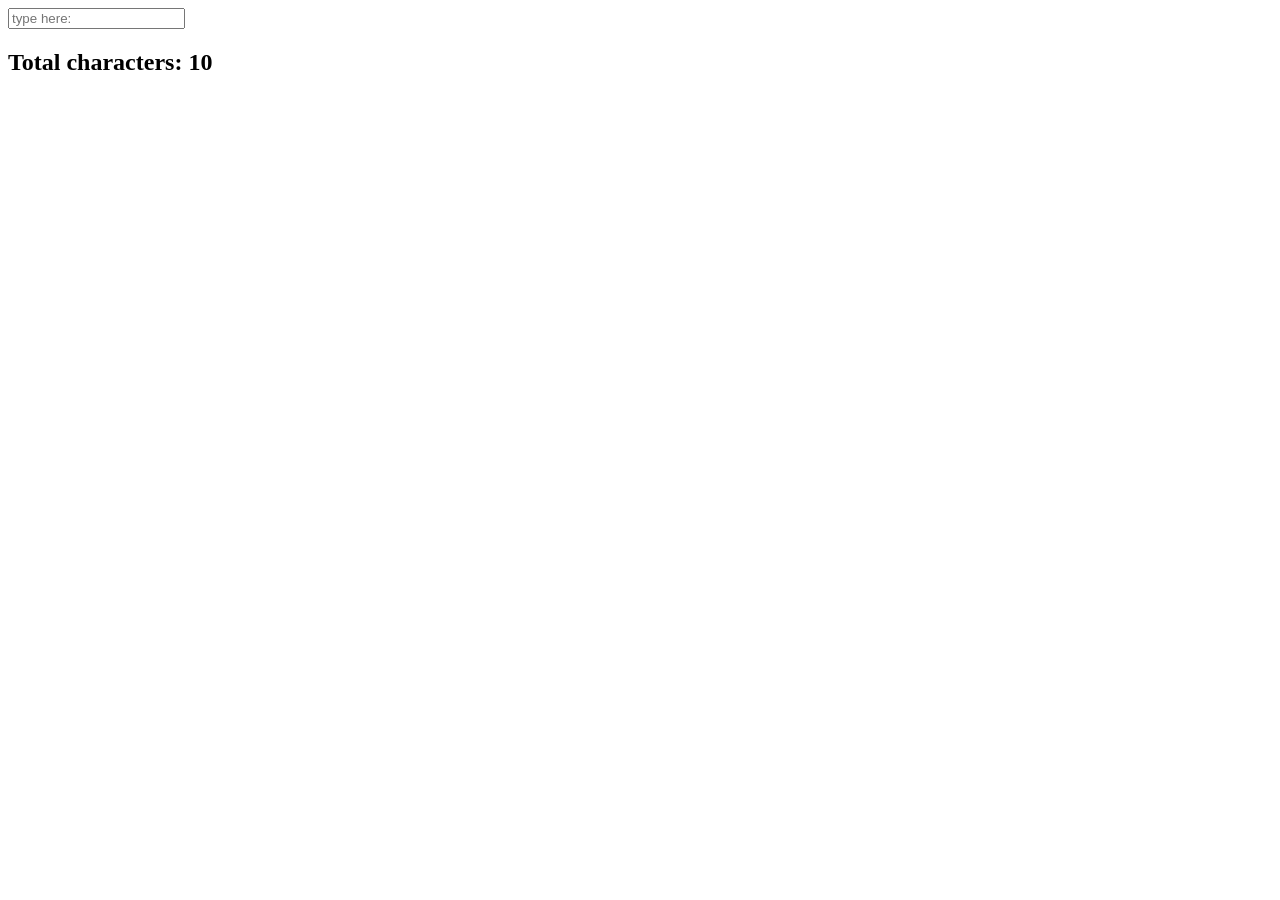
<file: character counter/index.html>
<!DOCTYPE html>
<html lang="en">
<head>
    <meta charset="UTF-8">
    <meta name="viewport" content="width=device-width, initial-scale=1.0">
    <title>Document</title>
</head>
<body>
    <input type="text" placeholder="type here:">
    <h2>Total characters: <span>10</span></h2>

    <script src="script.js"></script>
</body>
</html>
</file>
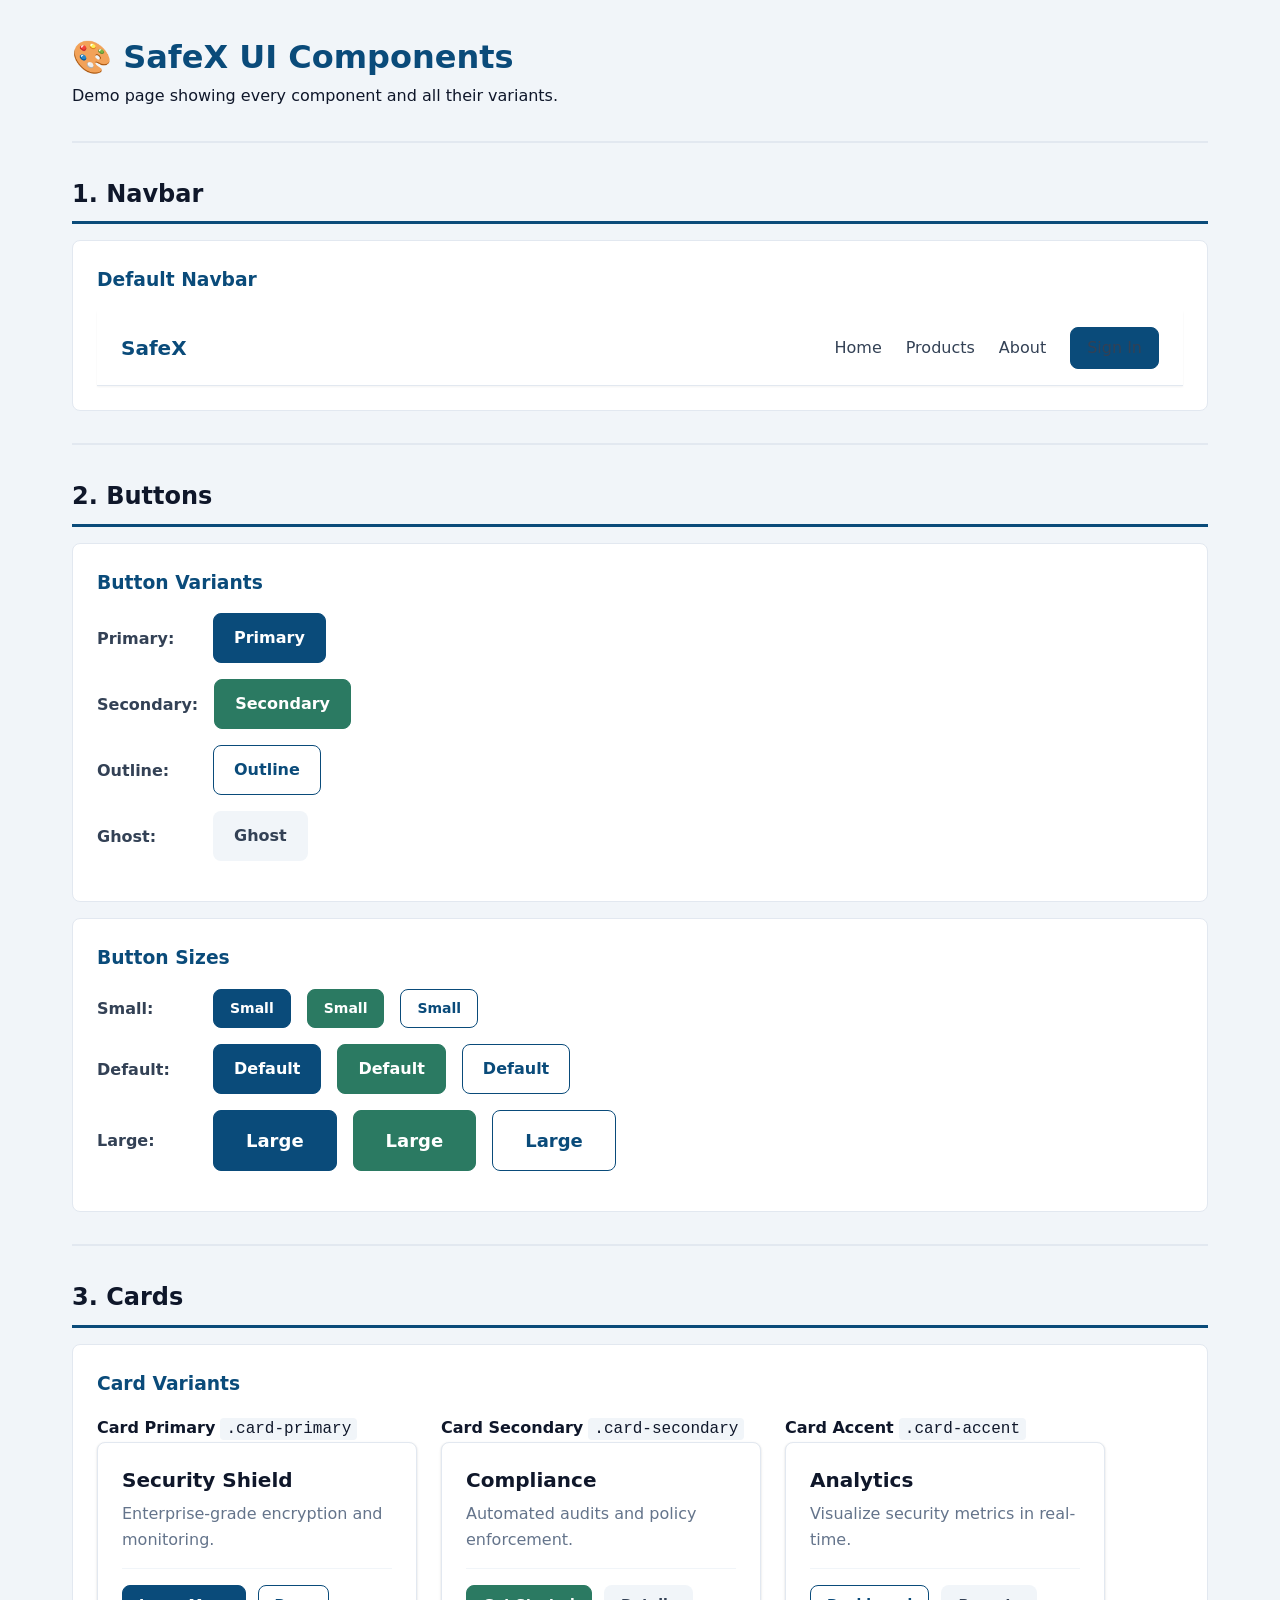
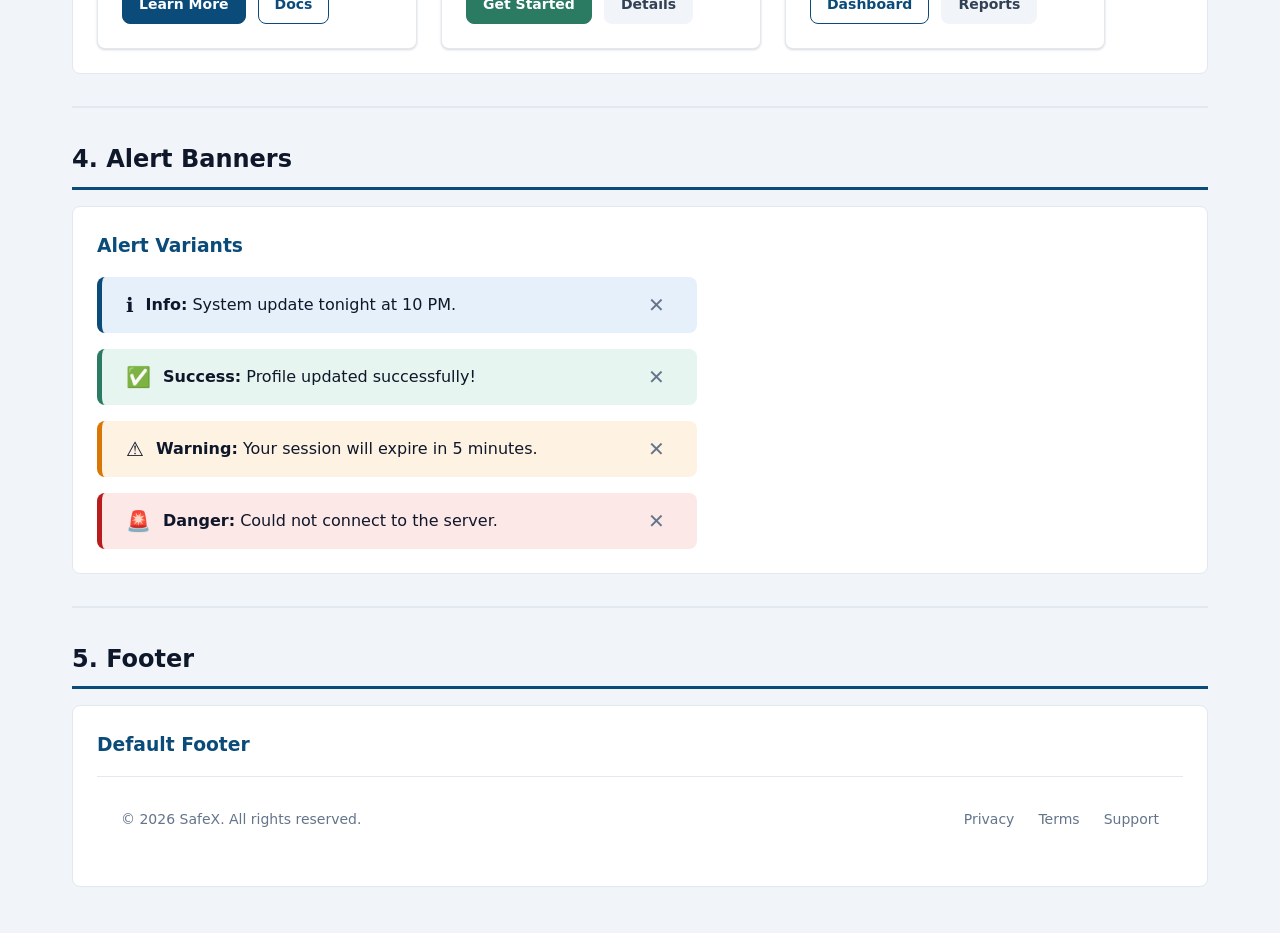
<file: css_components/index.html>
<!doctype html>
<html lang="en">
  <head>
    <meta charset="UTF-8" />
    <meta name="viewport" content="width=device-width, initial-scale=1.0" />
    <title>SafeX UI Components</title>
    <link rel="stylesheet" href="safx-components.css" />

    <style>
      /* Demo page styles only (not part of component library) */
      body {
        max-width: 1200px;
        margin: 0 auto;
        padding: 2rem;
        font-family: var(--sx-font-family);
        background: var(--sx-gray-100);
      }

      .component-demo {
        background: var(--sx-white);
        border-radius: var(--sx-radius);
        padding: var(--sx-space-6);
        margin: var(--sx-space-4) 0;
        border: 1px solid var(--sx-gray-200);
      }

      .component-demo h3 {
        margin-bottom: var(--sx-space-4);
        color: var(--sx-blue);
      }

      .demo-row {
        display: flex;
        flex-wrap: wrap;
        gap: var(--sx-space-4);
        align-items: center;
        margin-bottom: var(--sx-space-4);
      }

      .demo-row label {
        font-weight: var(--sx-font-semibold);
        min-width: 100px;
        color: var(--sx-gray-700);
      }

      hr {
        margin: var(--sx-space-8) 0;
        border: none;
        border-top: 2px solid var(--sx-gray-200);
      }

      h1 {
        color: var(--sx-blue);
      }

      h2 {
        color: var(--sx-gray-900);
        border-bottom: 3px solid var(--sx-blue);
        padding-bottom: var(--sx-space-2);
        margin-top: var(--sx-space-8);
      }

      .card-group {
        display: flex;
        flex-wrap: wrap;
        gap: var(--sx-space-6);
      }

      .alert + .alert {
        margin-top: var(--sx-space-4);
      }
    </style>
  </head>
  <body>
    <h1>🎨 SafeX UI Components</h1>
    <p>Demo page showing every component and all their variants.</p>

    <hr />

    <!-- ============================================================
         COMPONENT 1: NAVBAR
         ============================================================ -->
    <h2>1. Navbar</h2>

    <div class="component-demo">
      <h3>Default Navbar</h3>
      <nav class="navbar">
        <a href="#" class="navbar-brand">SafeX</a>
        <div class="navbar-links">
          <a href="#">Home</a>
          <a href="#">Products</a>
          <a href="#">About</a>
          <a href="#" class="btn btn-primary btn-sm">Sign In</a>
        </div>
      </nav>
    </div>

    <hr />

    <!-- ============================================================
         COMPONENT 2: BUTTONS - ALL VARIANTS
         ============================================================ -->
    <h2>2. Buttons</h2>

    <div class="component-demo">
      <h3>Button Variants</h3>

      <div class="demo-row">
        <label>Primary:</label>
        <button class="btn btn-primary">Primary</button>
      </div>

      <div class="demo-row">
        <label>Secondary:</label>
        <button class="btn btn-secondary">Secondary</button>
      </div>

      <div class="demo-row">
        <label>Outline:</label>
        <button class="btn btn-outline">Outline</button>
      </div>

      <div class="demo-row">
        <label>Ghost:</label>
        <button class="btn btn-ghost">Ghost</button>
      </div>
    </div>

    <div class="component-demo">
      <h3>Button Sizes</h3>

      <div class="demo-row">
        <label>Small:</label>
        <button class="btn btn-primary btn-sm">Small</button>
        <button class="btn btn-secondary btn-sm">Small</button>
        <button class="btn btn-outline btn-sm">Small</button>
      </div>

      <div class="demo-row">
        <label>Default:</label>
        <button class="btn btn-primary">Default</button>
        <button class="btn btn-secondary">Default</button>
        <button class="btn btn-outline">Default</button>
      </div>

      <div class="demo-row">
        <label>Large:</label>
        <button class="btn btn-primary btn-lg">Large</button>
        <button class="btn btn-secondary btn-lg">Large</button>
        <button class="btn btn-outline btn-lg">Large</button>
      </div>
    </div>

    <hr />

    <!-- ============================================================
         COMPONENT 3: CARDS - ALL VARIANTS
         ============================================================ -->
    <h2>3. Cards</h2>

    <div class="component-demo">
      <h3>Card Variants</h3>

      <div class="card-group">
        <!-- Card 1: Primary -->
        <div>
          <p>
            <strong>Card Primary</strong>
            <code
              style="
                background: var(--sx-gray-100);
                padding: 2px 6px;
                border-radius: 4px;
              "
              >.card-primary</code
            >
          </p>
          <div class="card card-primary">
            <div class="card-title">Security Shield</div>
            <div class="card-text">
              Enterprise-grade encryption and monitoring.
            </div>
            <div class="card-footer">
              <button class="btn btn-primary btn-sm">Learn More</button>
              <button class="btn btn-outline btn-sm">Docs</button>
            </div>
          </div>
        </div>

        <!-- Card 2: Secondary -->
        <div>
          <p>
            <strong>Card Secondary</strong>
            <code
              style="
                background: var(--sx-gray-100);
                padding: 2px 6px;
                border-radius: 4px;
              "
              >.card-secondary</code
            >
          </p>
          <div class="card card-secondary">
            <div class="card-title">Compliance</div>
            <div class="card-text">
              Automated audits and policy enforcement.
            </div>
            <div class="card-footer">
              <button class="btn btn-secondary btn-sm">Get Started</button>
              <button class="btn btn-ghost btn-sm">Details</button>
            </div>
          </div>
        </div>

        <!-- Card 3: Accent -->
        <div>
          <p>
            <strong>Card Accent</strong>
            <code
              style="
                background: var(--sx-gray-100);
                padding: 2px 6px;
                border-radius: 4px;
              "
              >.card-accent</code
            >
          </p>
          <div class="card card-accent">
            <div class="card-title">Analytics</div>
            <div class="card-text">
              Visualize security metrics in real-time.
            </div>
            <div class="card-footer">
              <button class="btn btn-outline btn-sm">Dashboard</button>
              <button class="btn btn-ghost btn-sm">Reports</button>
            </div>
          </div>
        </div>
      </div>
    </div>

    <hr />

    <!-- ============================================================
         COMPONENT 4: ALERT BANNERS - ALL VARIANTS
         ============================================================ -->
    <h2>4. Alert Banners</h2>

    <div class="component-demo">
      <h3>Alert Variants</h3>

      <!-- Info Alert -->
      <div class="alert">
        <span class="alert-icon">ℹ️</span>
        <span class="alert-message"
          ><strong>Info:</strong> System update tonight at 10 PM.</span
        >
        <button class="alert-dismiss">✕</button>
      </div>

      <!-- Success Alert -->
      <div class="alert alert-success">
        <span class="alert-icon">✅</span>
        <span class="alert-message"
          ><strong>Success:</strong> Profile updated successfully!</span
        >
        <button class="alert-dismiss">✕</button>
      </div>

      <!-- Warning Alert -->
      <div class="alert alert-warning">
        <span class="alert-icon">⚠️</span>
        <span class="alert-message"
          ><strong>Warning:</strong> Your session will expire in 5
          minutes.</span
        >
        <button class="alert-dismiss">✕</button>
      </div>

      <!-- Danger Alert -->
      <div class="alert alert-danger">
        <span class="alert-icon">🚨</span>
        <span class="alert-message"
          ><strong>Danger:</strong> Could not connect to the server.</span
        >
        <button class="alert-dismiss">✕</button>
      </div>
    </div>

    <hr />

    <!-- ============================================================
         COMPONENT 5: FOOTER
         ============================================================ -->
    <h2>5. Footer</h2>

    <div class="component-demo">
      <h3>Default Footer</h3>
      <footer class="footer">
        <div class="footer-inner">
          <span>© 2026 SafeX. All rights reserved.</span>
          <div class="footer-links">
            <a href="#">Privacy</a>
            <a href="#">Terms</a>
            <a href="#">Support</a>
          </div>
        </div>
      </footer>
    </div>
  </body>
</html>
</file>
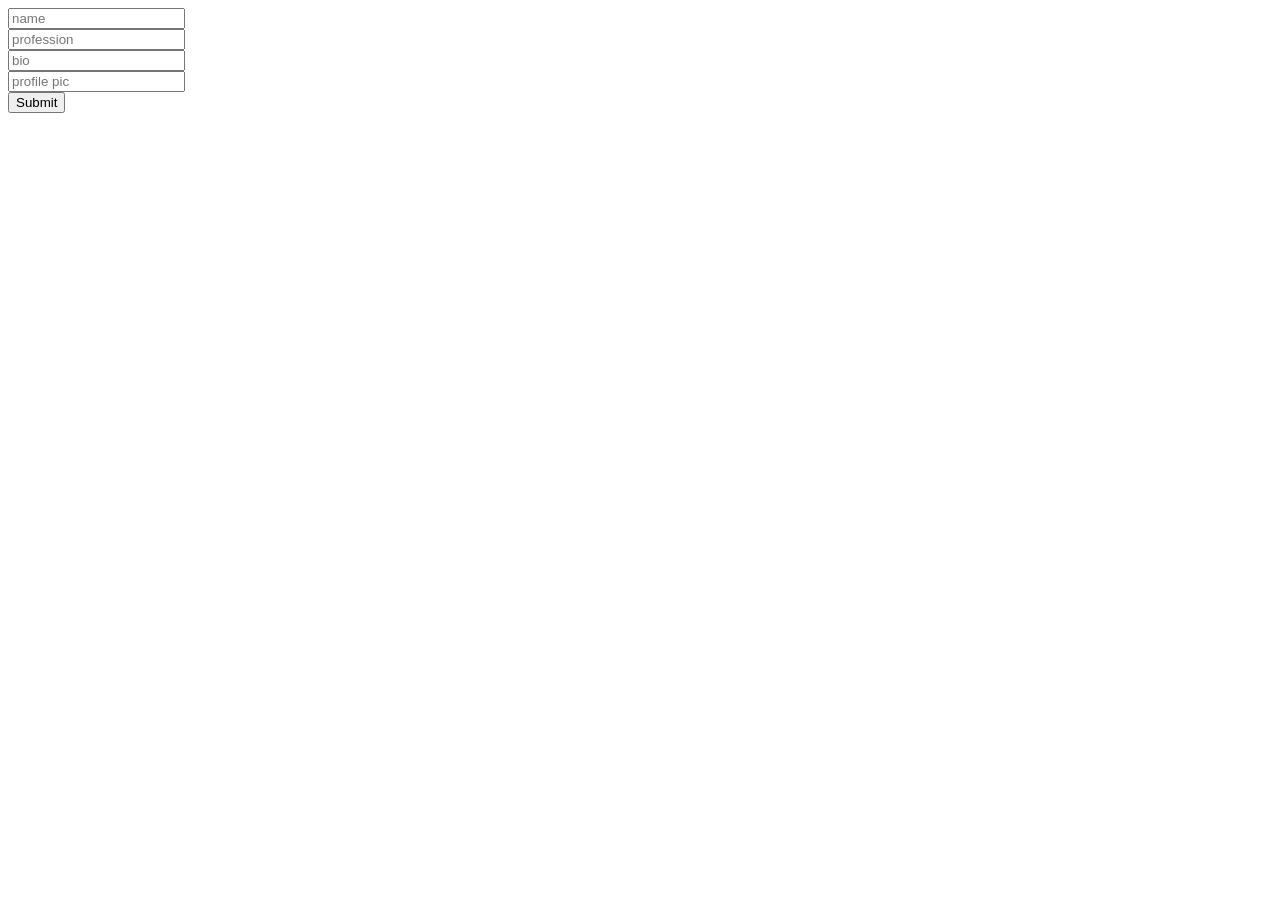
<file: dynamic-profile-card/index.html>
<!DOCTYPE html>
<html lang="en">
<head>
    <meta charset="UTF-8">
    <meta name="viewport" content="width=device-width, initial-scale=1.0">
    <title>Document</title>
    <link rel="stylesheet" href="style.css">
</head>
<body>
    <div id="container">
        <form >
        <input class="inp" type="text" id="name" placeholder="name">
        <input class="inp" type="text" id="profession" placeholder="profession">
        <input class="inp" type="text" id="bio" placeholder="bio">
        <input class="inp"type="text" id="pic" placeholder="profile pic">
        <input class="inp" type="submit" name="submit" id="submit">
        </form>
    
       
        
    <script src="script.js"></script>

</body>
</html>
</file>
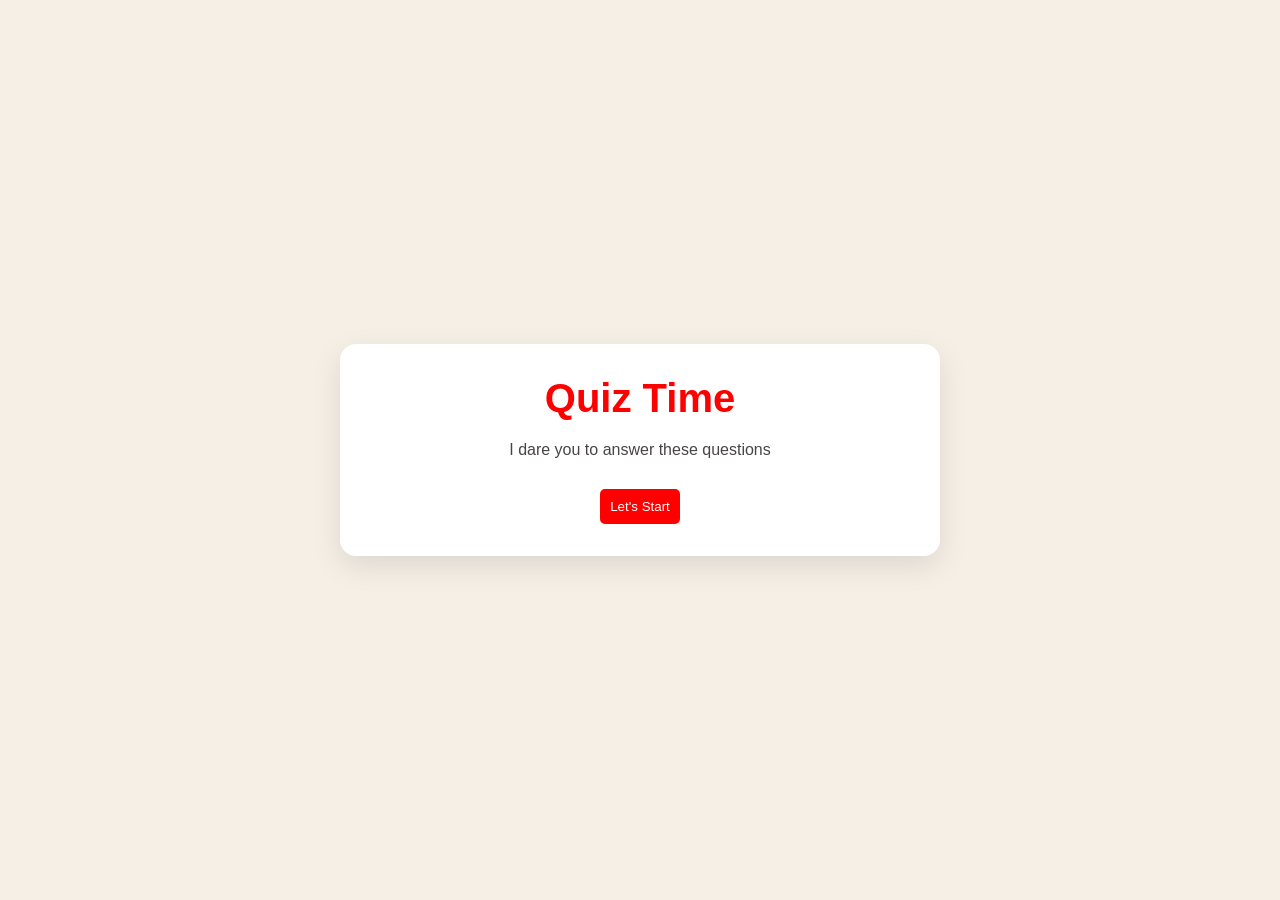
<file: quiz game/index.html>
<!doctype html>
<html lang="en">
  <head>
    <meta charset="UTF-8" />
    <meta name="viewport" content="width=device-width, initial-scale=1.0" />
    <title>quiz game</title>
    <link rel="stylesheet" href="style.css" />
  </head>
  <body>
    <div class="container">
      <!-- start screen -->
      <div class="screen active" id="first-screen">
        <h1>Quiz Time</h1>
        <p>I dare you to answer these questions</p>
        <button id="start-button">Let's Start</button>
      </div>

      <!-- quiz screen -->
      <div class="screen" id="quiz-screen">
        <div class="quiz-header">
          <h2 id="question">question is here</h2>
          <div class="quiz-info">
            <p>Question <span id="question-numbers">1</span> of 5</p>
            <p>Score: <span id="score-number">0</span></p>
          </div>
        </div>
        <div id="option-container"></div>
        <div class="progress-bar">
          <div id="progress" class="progress"></div>
        </div>
      </div>

      <!-- Result screen -->
      <div class="screen" id="result-screen">
        <h1>Result Time</h1>
        <div class="result-div">
          <p>You scored <span id="got-score">0</span> out of 5</p>
          <div id="comment">good</div>
        </div>
        <button id="restart">Do it bro!</button>
      </div>
    </div>
    <script src="script.js"></script>
  </body>
</html>
</file>
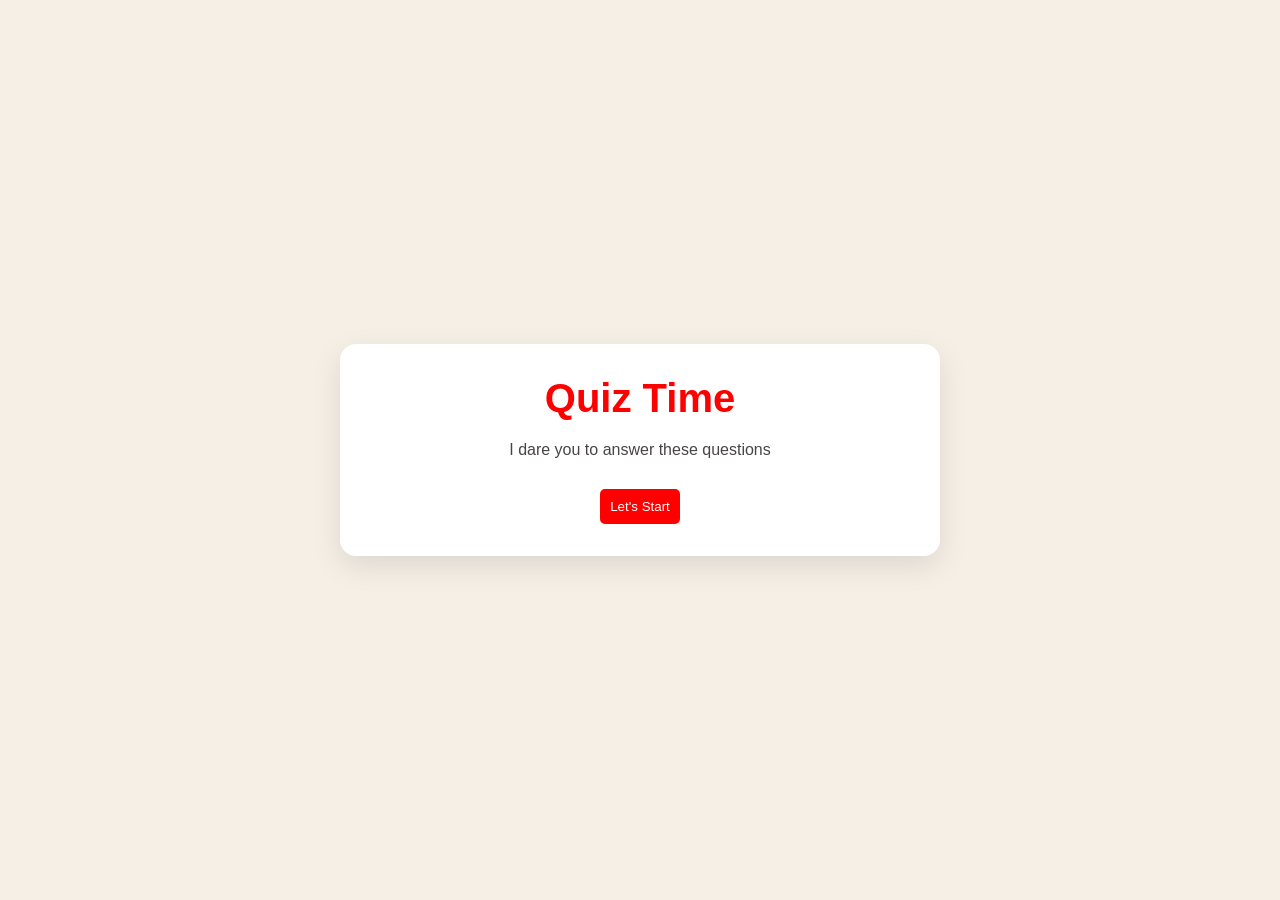
<file: quiz-game/index.html>
<!doctype html>
<html lang="en">
  <head>
    <meta charset="UTF-8" />
    <meta name="viewport" content="width=device-width, initial-scale=1.0" />
    <title>quiz game</title>
    <link rel="stylesheet" href="style.css" />
  </head>
  <body>
    <div class="container">
      <!-- start screen -->
      <div class="screen active" id="first-screen">
        <h1>Quiz Time</h1>
        <p>I dare you to answer these questions</p>
        <button id="start-button">Let's Start</button>
      </div>

      <!-- quiz screen -->
      <div class="screen" id="quiz-screen">
        <div class="quiz-header">
          <h2 id="question">question is here</h2>
          <div class="quiz-info">
            <p>Question <span id="question-numbers">1</span> of 5</p>
            <p>Score: <span id="score-number">0</span></p>
          </div>
        </div>
        <div id="option-container"></div>
        <div class="progress-bar">
          <div id="progress"></div>
        </div>
      </div>

      <!-- Result screen -->
      <div class="screen" id="result-screen">
        <h1>Result Time</h1>
        <div class="result-div">
          <p>You scored <span id="got-score">0</span> out of 5</p>
          <div id="comment">good</div>
        </div>
        <button id="restart">Do it bro!</button>
      </div>
    </div>
    <script src="script.js"></script>
  </body>
</html>
</file>
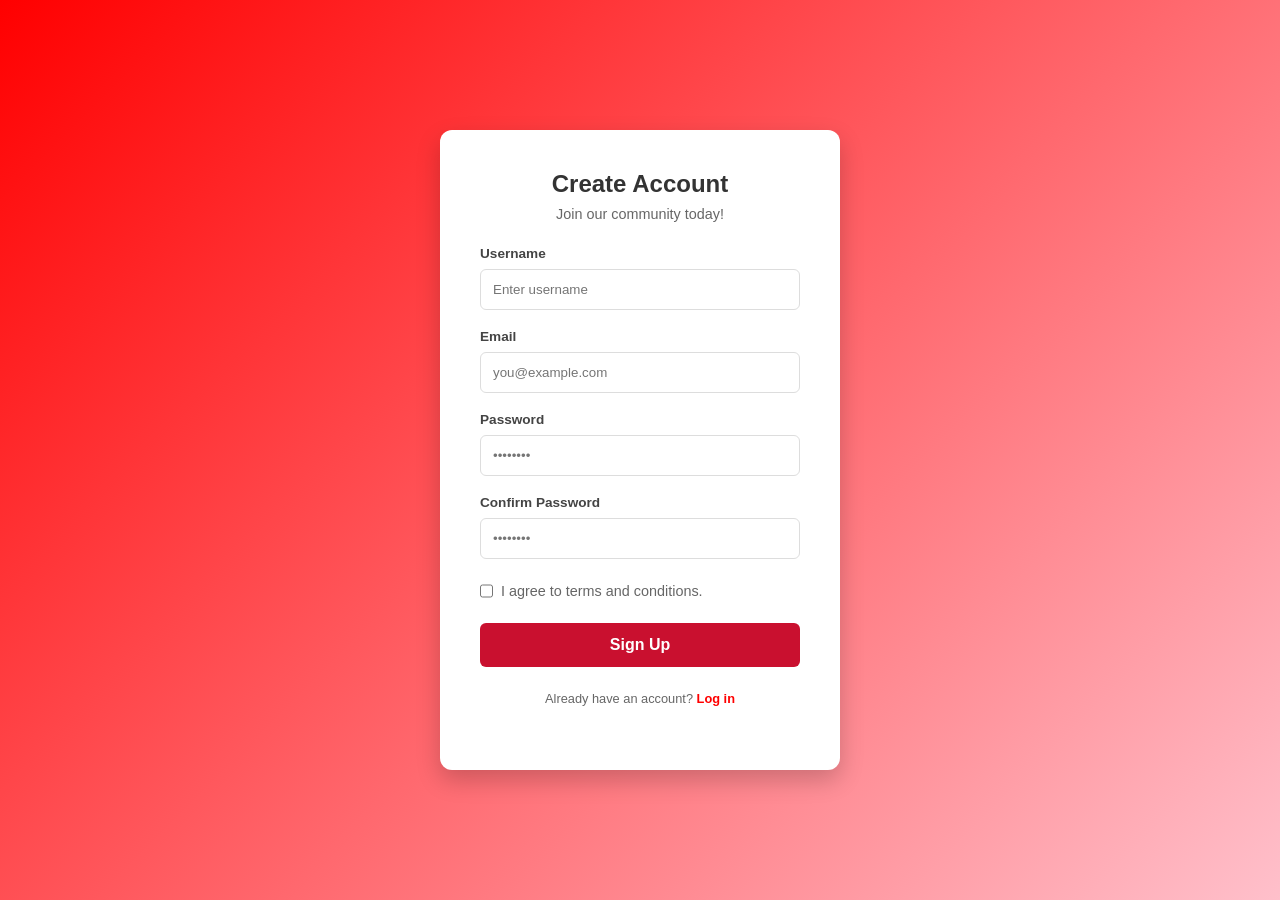
<file: reg form/index.html>
<!doctype html>
<html lang="en">
  <head>
    <meta charset="UTF-8" />
    <meta name="viewport" content="width=device-width, initial-scale=1.0" />
    <title>Create an Account</title>
    <link rel="stylesheet" href="style.css" />
  </head>
  <body>
    <div class="form-container">
      <form action="#" method="POST">
        <h2>Create Account</h2>
        <p>Join our community today!</p>

        <div class="input-group">
          <label for="username">Username</label>
          <input
            type="text"
            id="username"
            name="username"
            required
            placeholder="Enter username"
            required
          />
          <span id="username-error" style="color: red; font-size: 12px"></span>
        </div>

        <div class="input-group">
          <label for="email">Email</label>
          <input
            type="email"
            id="email"
            name="email"
            required
            placeholder="you@example.com"
            required
          />
        </div>

        <div class="input-group">
          <label for="password">Password</label>
          <input
            type="password"
            id="password"
            name="password"
            required
            placeholder="••••••••"
            required
          />
          <span id="len-error" style="color: red; font-size: 12px"></span>
        </div>

        <div class="input-group">
          <label for="confirm-password">Confirm Password</label>
          <input
            type="password"
            id="confirm-password"
            name="confirm-password"
            required
            placeholder="••••••••"
            required
          />
          <span id="match-error" style="color: red; font-size: 12px"></span>
        </div>
        <div class="terms">
          <input type="checkbox" name="terms" id="terms" />
          <label for="terms">I agree to terms and conditions.</label>
        </div>

        <button type="submit" class="register-btn">Sign Up</button>

        <p class="footer-text">
          Already have an account? <a href="#">Log in</a>
        </p>
      </form>
    </div>

    <script src="script.js"></script>
  </body>
</html>
</file>
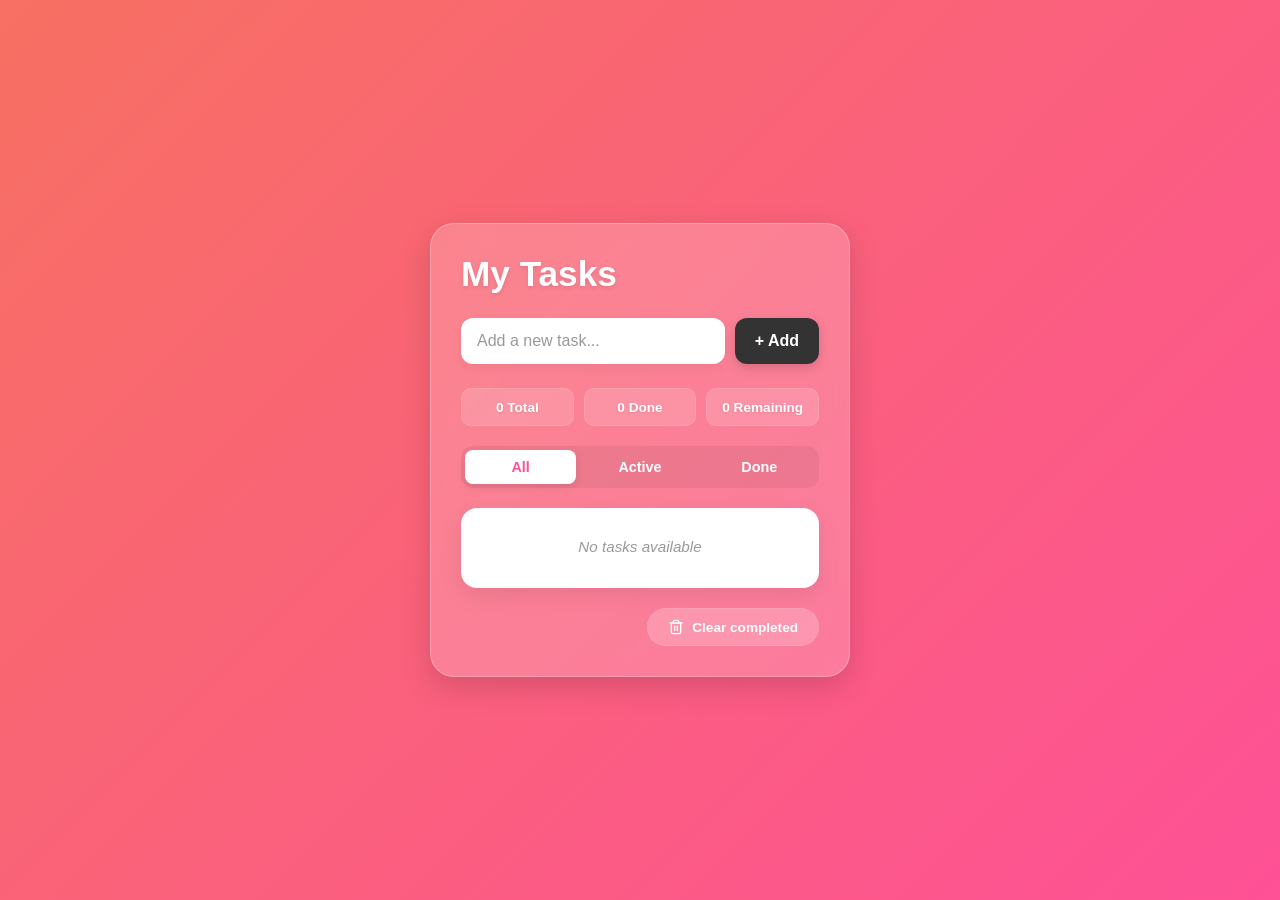
<file: to-do-list app/index.html>
<!doctype html>
<html lang="en">
  <head>
    <meta charset="UTF-8" />
    <meta name="viewport" content="width=device-width, initial-scale=1.0" />
    <title>To-Do List</title>
    <link rel="stylesheet" href="style.css" />
  </head>
  <body>
    <div class="container">
      <h1>My Tasks</h1>

      <div class="inp-group">
        <input type="text" id="taskInput" placeholder="Add a new task..." />
        <button id="addTaskBtn">+ Add</button>
      </div>

      <div class="counts">
        <div class="stat-box" id="totalCount">0 Total</div>
        <div class="stat-box" id="doneCount">0 Done</div>
        <div class="stat-box" id="remainingCount">0 Remaining</div>
      </div>

      <div class="filter-buttons">
        <button id="filterAll" class="btn active">All</button>
        <button id="filterActive" class="btn">Active</button>
        <button id="filterDone" class="btn">Done</button>
      </div>

      <div class="tasks-container" id="tasksList">
        <div class="empty-state">No tasks available</div>
      </div>

      <div id="clearCompletedBtn" class="clear-btn">
        <svg
          class="trash-icon"
          xmlns="http://www.w3.org/2000/svg"
          viewBox="0 0 24 24"
          width="16"
          height="16"
          fill="none"
          stroke="currentColor"
          stroke-width="2"
          stroke-linecap="round"
          stroke-linejoin="round"
        >
          <polyline points="3 6 5 6 21 6"></polyline>
          <path
            d="M19 6v14a2 2 0 0 1-2 2H7a2 2 0 0 1-2-2V6m3 0V4a2 2 0 0 1 2-2h4a2 2 0 0 1 2 2v2"
          ></path>
          <line x1="10" y1="11" x2="10" y2="17"></line>
          <line x1="14" y1="11" x2="14" y2="17"></line>
        </svg>
        Clear completed
      </div>
    </div>
    <script src="script.js"></script>
  </body>
</html>
</file>
<file: css_components/safx-components.css>
/* ============================================================
   SAFEX UI COMPONENTS
   Consistent spacing & typography using CSS variables
   ============================================================ */

/* ----- CSS VARIABLES (Design Tokens) ----- */
:root {
  /* ===== COLORS ===== */
  /* Brand Colors */
  --sx-blue: #0a4b7a;
  --sx-blue-dark: #063150;
  --sx-blue-light: #e6f0fa;
  --sx-green: #2b7a62;
  --sx-orange: #d97706;
  --sx-red: #b91c1c;

  /* Neutrals */
  --sx-white: #ffffff;
  --sx-gray-100: #f1f5f9;
  --sx-gray-200: #e2e8f0;
  --sx-gray-300: #cbd5e1;
  --sx-gray-500: #64748b;
  --sx-gray-700: #334155;
  --sx-gray-900: #0f172a;

  /* ===== TYPOGRAPHY ===== */
  /* Font Family */
  --sx-font-family: "Segoe UI", system-ui, -apple-system, sans-serif;

  /* Font Sizes (scale) */
  --sx-text-xs: 0.75rem; /* 12px */
  --sx-text-sm: 0.875rem; /* 14px */
  --sx-text-base: 1rem; /* 16px */
  --sx-text-lg: 1.125rem; /* 18px */
  --sx-text-xl: 1.25rem; /* 20px */
  --sx-text-2xl: 1.5rem; /* 24px */
  --sx-text-3xl: 1.875rem; /* 30px */

  /* Font Weights */
  --sx-font-normal: 400;
  --sx-font-medium: 500;
  --sx-font-semibold: 600;
  --sx-font-bold: 700;

  /* ===== SPACING (scale) ===== */
  --sx-space-1: 0.25rem; /* 4px */
  --sx-space-2: 0.5rem; /* 8px */
  --sx-space-3: 0.75rem; /* 12px */
  --sx-space-4: 1rem; /* 16px */
  --sx-space-5: 1.25rem; /* 20px */
  --sx-space-6: 1.5rem; /* 24px */
  --sx-space-8: 2rem; /* 32px */
  --sx-space-10: 2.5rem; /* 40px */
  --sx-space-12: 3rem; /* 48px */
  --sx-space-16: 4rem; /* 64px */

  /* ===== BORDERS & RADIUS ===== */
  --sx-radius-sm: 0.25rem; /* 4px */
  --sx-radius: 0.5rem; /* 8px */
  --sx-radius-lg: 0.75rem; /* 12px */
  --sx-radius-full: 9999px;

  /* Border Width */
  --sx-border-width: 1px;
  --sx-border-color: var(--sx-gray-200);

  /* ===== SHADOWS ===== */
  --sx-shadow-sm: 0 1px 2px rgba(0, 0, 0, 0.05);
  --sx-shadow: 0 1px 3px rgba(0, 0, 0, 0.1), 0 1px 2px rgba(0, 0, 0, 0.06);
  --sx-shadow-md: 0 4px 6px rgba(0, 0, 0, 0.07);
  --sx-shadow-lg: 0 10px 15px rgba(0, 0, 0, 0.1);

  /* ===== TRANSITIONS ===== */
  --sx-transition-fast: 0.15s ease;
  --sx-transition: 0.3s ease;
  --sx-transition-slow: 0.5s ease;

  /* ===== CONTAINER WIDTH ===== */
  --sx-container: 1280px;
  --sx-container-sm: 640px;
  --sx-container-md: 768px;
}

/* ----- RESET ----- */
* {
  margin: 0;
  padding: 0;
  box-sizing: border-box;
}

body {
  font-family: var(--sx-font-family);
  font-size: var(--sx-text-base);
  font-weight: var(--sx-font-normal);
  line-height: 1.6;
  color: var(--sx-gray-900);
  background: var(--sx-gray-100);
  padding: var(--sx-space-6);
}

/* ============================================================
   1. BUTTONS
   ============================================================ */
.btn {
  display: inline-block;
  padding: var(--sx-space-3) var(--sx-space-5);
  font-family: var(--sx-font-family);
  font-size: var(--sx-text-base);
  font-weight: var(--sx-font-semibold);
  line-height: 1.5;
  text-align: center;
  text-decoration: none;
  border-radius: var(--sx-radius);
  border: var(--sx-border-width) solid transparent;
  cursor: pointer;
  transition: all var(--sx-transition-fast);
  background: transparent;
  color: var(--sx-gray-700);
}

/* Button Variants */
.btn-primary {
  background: var(--sx-blue);
  color: var(--sx-white);
  border-color: var(--sx-blue);
}
.btn-primary:hover {
  background: var(--sx-blue-dark);
  border-color: var(--sx-blue-dark);
}

.btn-secondary {
  background: var(--sx-green);
  color: var(--sx-white);
  border-color: var(--sx-green);
}
.btn-secondary:hover {
  background: #1f5e4b;
  border-color: #1f5e4b;
}

.btn-outline {
  background: transparent;
  color: var(--sx-blue);
  border-color: var(--sx-blue);
}
.btn-outline:hover {
  background: var(--sx-blue-light);
}

.btn-ghost {
  background: var(--sx-gray-100);
  color: var(--sx-gray-700);
  border-color: transparent;
}
.btn-ghost:hover {
  background: var(--sx-gray-200);
}

/* Button Sizes */
.btn-sm {
  padding: var(--sx-space-2) var(--sx-space-4);
  font-size: var(--sx-text-sm);
}
.btn-lg {
  padding: var(--sx-space-4) var(--sx-space-8);
  font-size: var(--sx-text-lg);
}

/* ============================================================
   2. CARD
   ============================================================ */
.card {
  background: var(--sx-white);
  border-radius: var(--sx-radius);
  border: var(--sx-border-width) solid var(--sx-border-color);
  box-shadow: var(--sx-shadow);
  padding: var(--sx-space-6);
  max-width: 320px;
  width: 100%;
  transition: box-shadow var(--sx-transition-fast);
}
.card:hover {
  box-shadow: var(--sx-shadow-md);
}

.card-title {
  font-size: var(--sx-text-xl);
  font-weight: var(--sx-font-bold);
  margin-bottom: var(--sx-space-2);
  color: var(--sx-gray-900);
  line-height: 1.3;
}

.card-text {
  font-size: var(--sx-text-base);
  color: var(--sx-gray-500);
  margin-bottom: var(--sx-space-4);
  line-height: 1.6;
}

.card-footer {
  border-top: var(--sx-border-width) solid var(--sx-gray-100);
  padding-top: var(--sx-space-4);
  margin-top: var(--sx-space-2);
  display: flex;
  gap: var(--sx-space-3);
  flex-wrap: wrap;
}

/* ============================================================
   3. NAVBAR
   ============================================================ */
.navbar {
  display: flex;
  flex-wrap: wrap;
  align-items: center;
  justify-content: space-between;
  padding: var(--sx-space-4) var(--sx-space-6);
  background: var(--sx-white);
  border-bottom: var(--sx-border-width) solid var(--sx-border-color);
  box-shadow: var(--sx-shadow-sm);
}

.navbar-brand {
  font-size: var(--sx-text-xl);
  font-weight: var(--sx-font-bold);
  color: var(--sx-blue);
  text-decoration: none;
  line-height: 1.3;
}

.navbar-links {
  display: flex;
  gap: var(--sx-space-6);
  align-items: center;
  flex-wrap: wrap;
}

.navbar-links a {
  color: var(--sx-gray-700);
  text-decoration: none;
  font-weight: var(--sx-font-medium);
  font-size: var(--sx-text-base);
  transition: color var(--sx-transition-fast);
}
.navbar-links a:hover {
  color: var(--sx-blue);
}

/* ============================================================
   4. ALERT BANNERS
   ============================================================ */
.alert {
  padding: var(--sx-space-4) var(--sx-space-6);
  border-radius: var(--sx-radius);
  border-left: 5px solid var(--sx-blue);
  background: var(--sx-blue-light);
  color: var(--sx-gray-900);
  display: flex;
  align-items: center;
  gap: var(--sx-space-3);
  max-width: 600px;
  width: 100%;
  font-size: var(--sx-text-base);
  line-height: 1.5;
}

.alert-icon {
  font-size: var(--sx-text-xl);
  line-height: 1;
  flex-shrink: 0;
}

.alert-message {
  flex: 1;
}

.alert-dismiss {
  background: none;
  border: none;
  font-size: var(--sx-text-xl);
  cursor: pointer;
  color: var(--sx-gray-500);
  padding: 0 var(--sx-space-2);
  line-height: 1;
  transition: color var(--sx-transition-fast);
}
.alert-dismiss:hover {
  color: var(--sx-gray-900);
}

/* Alert Variants */
.alert-success {
  border-left-color: var(--sx-green);
  background: #e6f5f0;
}
.alert-warning {
  border-left-color: var(--sx-orange);
  background: #fef3e2;
}
.alert-danger {
  border-left-color: var(--sx-red);
  background: #fde8e8;
}

/* ============================================================
   5. FOOTER
   ============================================================ */
.footer {
  background: var(--sx-white);
  border-top: var(--sx-border-width) solid var(--sx-border-color);
  padding: var(--sx-space-8) var(--sx-space-6);
  color: var(--sx-gray-500);
  font-size: var(--sx-text-sm);
  line-height: 1.5;
}

.footer-inner {
  display: flex;
  flex-wrap: wrap;
  justify-content: space-between;
  align-items: center;
  gap: var(--sx-space-4);
  max-width: var(--sx-container);
  margin: 0 auto;
}

.footer-links {
  display: flex;
  gap: var(--sx-space-6);
}

.footer-links a {
  color: var(--sx-gray-500);
  text-decoration: none;
  font-size: var(--sx-text-sm);
  transition: color var(--sx-transition-fast);
}
.footer-links a:hover {
  color: var(--sx-blue);
}
</file>
<file: dynamic-profile-card/style.css>
#container {
    display: flex;
    flex-direction: row;
    flex-wrap: wrap;
    gap: 20px;              
    margin: 0;
    width: 100%;            
    height: auto;

   
    
}
.inp {
    display: block;
    
}

.card {
    min-height: 200px;
    width: 200px;
    background-color: beige;
    padding: 10px;
    border-radius: 15px;
    
}

.pic {
    height: 50px;
    width: 50px;
    background-color: brown;
    border-radius: 50px;
    background-size: cover;
    background-position: center;
    
}
.pic img {
    object-fit: cover;
    height: 100%;
    width: 100%;
    border-radius: 50px;
}
h4 {
    margin-top: 5px;
    
}
h5 {
    margin-top: 0px;
    
}
p {
    margin-top: 2px;
}
</file>
<file: quiz game/style.css>
/* basic reset */
* {
  margin: 0;
  padding: 0;
  box-sizing: border-box;
}

body {
  background: #f5efe6;
  display: flex;
  justify-content: center;
  align-items: center;
  min-height: 100vh;
  padding: 1rem;
  font-family: sans-serif;
}
/* container */
.container {
  background-color: white;
  border-radius: 1rem;
  box-shadow: 0 10px 30px rgba(0, 0, 0, 0.1);
  width: 100%;
  max-width: 600px;
  overflow: hidden;
  position: relative;
}
/* screens */
.screen {
  display: none;
  padding: 2rem;
  text-align: center;
}
.screen.active {
  display: block;
}
/* start screen */
#first-screen h1 {
  color: red;
  margin-bottom: 20px;
  font-size: 2.5rem;
}
#first-screen p {
  color: rgb(72, 69, 68);
  margin-bottom: 30px;
}
#start-button {
  background-color: red;
  color: white;
  border: none;
  padding: 10px;
  border-radius: 5px;
}
#start-button:hover {
  background-color: #b20710;
  cursor: pointer;
  transition: all 0.3s ease;
}
.quiz-header {
  margin-bottom: 15px;
}
#question {
  color: rgba(0, 0, 0, 0.856);
  font-size: 1.5rem;
  margin-bottom: 10px;
  line-height: 1.4;
}
.quiz-info {
  display: flex;
  justify-content: space-between;
  margin-bottom: 10px;
}
#option-container {
  display: flex;
  flex-direction: column;
  gap: 10px;
  margin-bottom: 25px;
}
.answer-btn {
  background-color: rgba(248, 240, 229);
  color: black;
  border: 2px solid palevioletred;
  border-radius: 10px;
  padding: 1rem;
  cursor: pointer;
  text-align: left;
  transition: all 0.3s ease;
}
.answer-btn:hover {
  background-color: rgb(214, 217, 152);
  border-color: beige;
}
.answer-btn.correct {
  background-color: rgba(83, 108, 219, 0.906);
  border-color: rgba(83, 108, 219, 0.906);
}
.answer-btn.incorrect {
  background-color: rgb(224, 77, 77);
  border-color: rgb(224, 77, 77);
}
.progress-bar {
  height: 10px;
  background-color: rgb(255, 85, 0);
  border-radius: 5px;
  overflow: hidden;
  margin-top: 20px;
}
.progress {
  height: 100%;
  background-color: rgb(255, 85, 0);
  width: 0%;
  transition: width 0.3s ease;
}

/* result screen */
#result-screen h1 {
  color: red;
  margin-bottom: 20px;
  font-weight: bold;
}
.result-div p {
  font-size: 1.5rem;
  color: rgb(72, 69, 68);
  margin-bottom: 1rem;
}
#comment {
  font-weight: 600;
  font-size: 1.5rem;
  color: red;
  margin-bottom: 16px;
}
.result-div {
  background-color: #f5efe6;
  height: 100px;
  padding: 20px;
  border-radius: 12px;
  margin-bottom: 22px;
}
#restart {
  background-color: red;
  color: white;
  border: none;
  padding: 10px;
  border-radius: 5px;
}

#restart:hover {
  background-color: #b20710;
  cursor: pointer;
}
</file>
<file: quiz-game/style.css>
/* basic reset */
* {
  margin: 0;
  padding: 0;
  box-sizing: border-box;
}

body {
  background: #f5efe6;
  display: flex;
  justify-content: center;
  align-items: center;
  min-height: 100vh;
  padding: 1rem;
  font-family: sans-serif;
}
/* container */
.container {
  background-color: white;
  border-radius: 1rem;
  box-shadow: 0 10px 30px rgba(0, 0, 0, 0.1);
  width: 100%;
  max-width: 600px;
  overflow: hidden;
  position: relative;
}
/* screens */
.screen {
  display: none;
  padding: 2rem;
  text-align: center;
}
.screen.active {
  display: block;
}
/* start screen */
#first-screen h1 {
  color: red;
  margin-bottom: 20px;
  font-size: 2.5rem;
}
#first-screen p {
  color: rgb(72, 69, 68);
  margin-bottom: 30px;
}
#start-button {
  background-color: red;
  color: white;
  border: none;
  padding: 10px;
  border-radius: 5px;
}
#start-button:hover {
  background-color: #b20710;
  cursor: pointer;
  transition: all 0.3s ease;
}
.quiz-header {
  margin-bottom: 15px;
}
#question {
  color: rgba(0, 0, 0, 0.856);
  font-size: 1.5rem;
  margin-bottom: 10px;
  line-height: 1.4;
}
.quiz-info {
  display: flex;
  justify-content: space-between;
  margin-bottom: 10px;
}
#option-container {
  display: flex;
  flex-direction: column;
  gap: 10px;
  margin-bottom: 25px;
}
.answer-btn {
  background-color: rgba(248, 240, 229);
  color: black;
  border: 2px solid palevioletred;
  border-radius: 10px;
  padding: 1rem;
  cursor: pointer;
  text-align: left;
  transition: all 0.3s ease;
}
.answer-btn:hover {
  background-color: rgb(214, 217, 152);
  border-color: beige;
}
.answer-btn.correct {
  background-color: rgba(83, 108, 219, 0.906);
  border-color: rgba(83, 108, 219, 0.906);
}
.answer-btn.incorrect {
  background-color: rgb(224, 77, 77);
  border-color: rgb(224, 77, 77);
}
.progress-bar {
  height: 10px;
  background-color: #e0e0e0;
  border-radius: 5px;
  overflow: hidden;
  margin-top: 20px;
  display: block;
  width: 100%;
  position: relative;
}
#progress {
  height: 100%;
  background-color: rgb(255, 85, 0);
  width: 0%;
  transition: width 0.3s ease;
}

/* result screen */
#result-screen {
  text-align: center;
  padding: 2rem;
}

#result-screen h1 {
  color: red;
  margin-bottom: 20px;
  font-size: 2rem;
}
.result-div p {
  font-size: 1.3rem;
  color: rgb(72, 69, 68);
  margin-bottom: 15px;
}

#comment {
  font-weight: 600;
  font-size: 1.2rem;
  color: red;
  margin-bottom: 16px;
  line-height: 1.4;
  word-wrap: break-word;
  overflow-wrap: break-word;
  padding: 0 5px;
}
.result-div {
  background-color: #f5efe6;
  height: 100px;
  padding: 20px;
  border-radius: 12px;
  margin-bottom: 22px;
}
#restart {
  background-color: red;
  color: white;
  border: none;
  padding: 10px;
  border-radius: 5px;
}

#restart:hover {
  background-color: #b20710;
  cursor: pointer;
}
@media (max-width: 480px) {
  #comment {
    font-size: 1rem; /* Even smaller on phones */
  }

  .result-div {
    padding: 15px; /* Less padding on mobile */
  }
}
</file>
<file: reg form/style.css>
/* Reset and Base Styles */
* {
    margin: 0;
    padding: 0;
    box-sizing: border-box;
    font-family: 'Segoe UI', Tahoma, Geneva, Verdana, sans-serif;
}

body {
    background: linear-gradient(135deg, red 0%, pink 100%);
    height: 100vh;
    display: flex;
    align-items: center;
    justify-content: center;
}

/* Form Container */
.form-container {
    background: white;
    padding: 2.5rem;
    border-radius: 12px;
    box-shadow: 0 10px 25px rgba(0, 0, 0, 0.2);
    width: 100%;
    max-width: 400px;
}

h2 {
    color: #333;
    margin-bottom: 0.5rem;
    text-align: center;
}

p {
    color: #666;
    font-size: 0.9rem;
    text-align: center;
    margin-bottom: 1.5rem;
}

/* Input Styles */
.input-group {
    margin-bottom: 1.2rem;
}

.input-group label {
    display: block;
    margin-bottom: 0.5rem;
    color: #444;
    font-weight: 600;
    font-size: 0.85rem;
}

.input-group input {
    width: 100%;
    padding: 0.75rem;
    border: 1px solid #ddd;
    border-radius: 6px;
    outline: none;
    transition: border-color 0.3s ease;
}

.input-group input:focus {
    border-color: palevioletred;
}

/* Button Styles */
.register-btn {
    width: 100%;
    padding: 0.8rem;
    background-color: rgb(201, 16, 47);
    color: white;
    border: none;
    border-radius: 6px;
    font-size: 1rem;
    font-weight: bold;
    cursor: pointer;
    transition: background 0.3s ease;
}

.register-btn:hover {
    background-color: rgb(216, 66, 91);
}

.terms {
    display: flex;
    margin-top: 1.5rem;
    margin-bottom: 1.5rem;
    font-size: 0.9rem;
    gap: 8px;
    color: #666;
}

/* Footer Link */
.footer-text {
    margin-top: 1.5rem;
    font-size: 0.8rem;
}

.footer-text a {
    color: red;
    text-decoration: none;
    font-weight: bold;
}

.footer-text a:hover {
    text-decoration: underline;
}
</file>
<file: to-do-list app/style.css>
* {
  margin: 0;
  padding: 0;
  box-sizing: border-box;
  font-family: "Segoe UI", Roboto, Helvetica, Arial, sans-serif;
}
body {
  background: linear-gradient(135deg, #f77062 0%, #fe5196 100%);
  min-height: 100vh;
  display: flex;
  align-items: center;
  justify-content: center;
  padding: 20px;
}
/* --- App Card Container --- */
.container {
  background: rgba(255, 255, 255, 0.2);
  backdrop-filter: blur(12px);
  -webkit-backdrop-filter: blur(12px);
  border: 1px solid rgba(255, 255, 255, 0.25);
  width: 100%;
  max-width: 420px;
  border-radius: 24px;
  padding: 30px;
  box-shadow: 0 10px 30px rgba(0, 0, 0, 0.15);
  display: flex;
  flex-direction: column;
  align-items: center;
}

h1 {
  color: #ffffff;
  font-size: 2.2rem;
  font-weight: 800;
  margin-bottom: 24px;
  align-self: flex-start;
  text-shadow: 0 2px 4px rgba(0, 0, 0, 0.1);
}

/* --- Input Area --- */
.inp-group {
  display: flex;
  width: 100%;
  gap: 10px;
  margin-bottom: 24px;
}

.inp-group input {
  flex: 1;
  color: #333;
  background: #ffffff;
  border-radius: 12px;
  border: none;
  padding: 0 16px;
  height: 46px;
  font-size: 1rem;
  outline: none;
  box-shadow: 0 4px 12px rgba(0, 0, 0, 0.05);
  transition: transform 0.2s ease;
}

.inp-group input:focus {
  transform: scale(1.01);
}

.inp-group input::placeholder {
  color: #999;
}

.inp-group button {
  color: white;
  background: #333333;
  border-radius: 12px;
  border: none;
  height: 46px;
  padding: 0 20px;
  font-size: 1rem;
  font-weight: 600;
  cursor: pointer;
  outline: none;
  transition: all 0.2s ease;
  box-shadow: 0 4px 12px rgba(0, 0, 0, 0.15);
}

.inp-group button:hover {
  background: #444444;
  transform: translateY(-1px);
}

.inp-group button:active {
  transform: translateY(1px);
}

/* --- Dashboard Statistics --- */
.counts {
  display: flex;
  justify-content: space-between;
  width: 100%;
  gap: 10px;
  margin-bottom: 20px;
}

.stat-box {
  flex: 1;
  background: rgba(255, 255, 255, 0.15);
  border: 1px solid rgba(255, 255, 255, 0.1);
  color: #ffffff;
  height: 38px;
  font-size: 0.85rem;
  font-weight: 600;
  display: flex;
  align-items: center;
  justify-content: center;
  border-radius: 10px;
  text-shadow: 0 1px 2px rgba(0, 0, 0, 0.1);
}

/* --- Filter Segment Buttons --- */
.filter-buttons {
  display: flex;
  width: 100%;
  gap: 8px;
  margin-bottom: 20px;
  background: rgba(0, 0, 0, 0.06);
  padding: 4px;
  border-radius: 12px;
}

.btn {
  flex: 1;
  background: transparent;
  color: #ffffff;
  border: none;
  height: 34px;
  border-radius: 8px;
  cursor: pointer;
  font-size: 0.9rem;
  font-weight: 600;
  transition: all 0.2s ease;
}

.btn:hover {
  background: rgba(255, 255, 255, 0.1);
}

.btn.active {
  background: #ffffff;
  color: #fe5196;
  box-shadow: 0 4px 10px rgba(0, 0, 0, 0.08);
}

/* --- Tasks Display Area --- */
.tasks-container {
  background: #ffffff;
  color: #333333;
  width: 100%;
  padding: 20px;
  border-radius: 16px;
  margin-bottom: 20px;
  min-height: 80px;
  box-shadow: 0 8px 24px rgba(0, 0, 0, 0.08);
}

.empty-state {
  text-align: center;
  color: #999;
  font-size: 0.95rem;
  font-style: italic;
  padding: 10px 0;
}

/* Optional Class styling for future JS Task injection */
.task-item {
  display: flex;
  align-items: center;
  justify-content: space-between;
  padding: 8px 0;
  border-bottom: 1px solid #f0f0f0;
}
.task-item:last-child {
  border-bottom: none;
}

/* --- Clear Action Control --- */
.clear-btn {
  background: rgba(255, 255, 255, 0.2);
  color: #ffffff;
  padding: 10px 20px;
  border-radius: 20px;
  cursor: pointer;
  font-size: 0.85rem;
  font-weight: 600;
  border: 1px solid rgba(255, 255, 255, 0.1);
  display: inline-flex;
  align-items: center;
  justify-content: center;
  gap: 8px;
  transition: all 0.2s ease;
  align-self: flex-end;
}

.clear-btn:hover {
  background: rgba(255, 255, 255, 0.3);
  transform: translateY(-1px);
}

.clear-btn:active {
  transform: translateY(1px);
}

.trash-icon {
  transition: transform 0.2s ease;
}

.clear-btn:hover .trash-icon {
  transform: scale(1.1);
}
</file>
